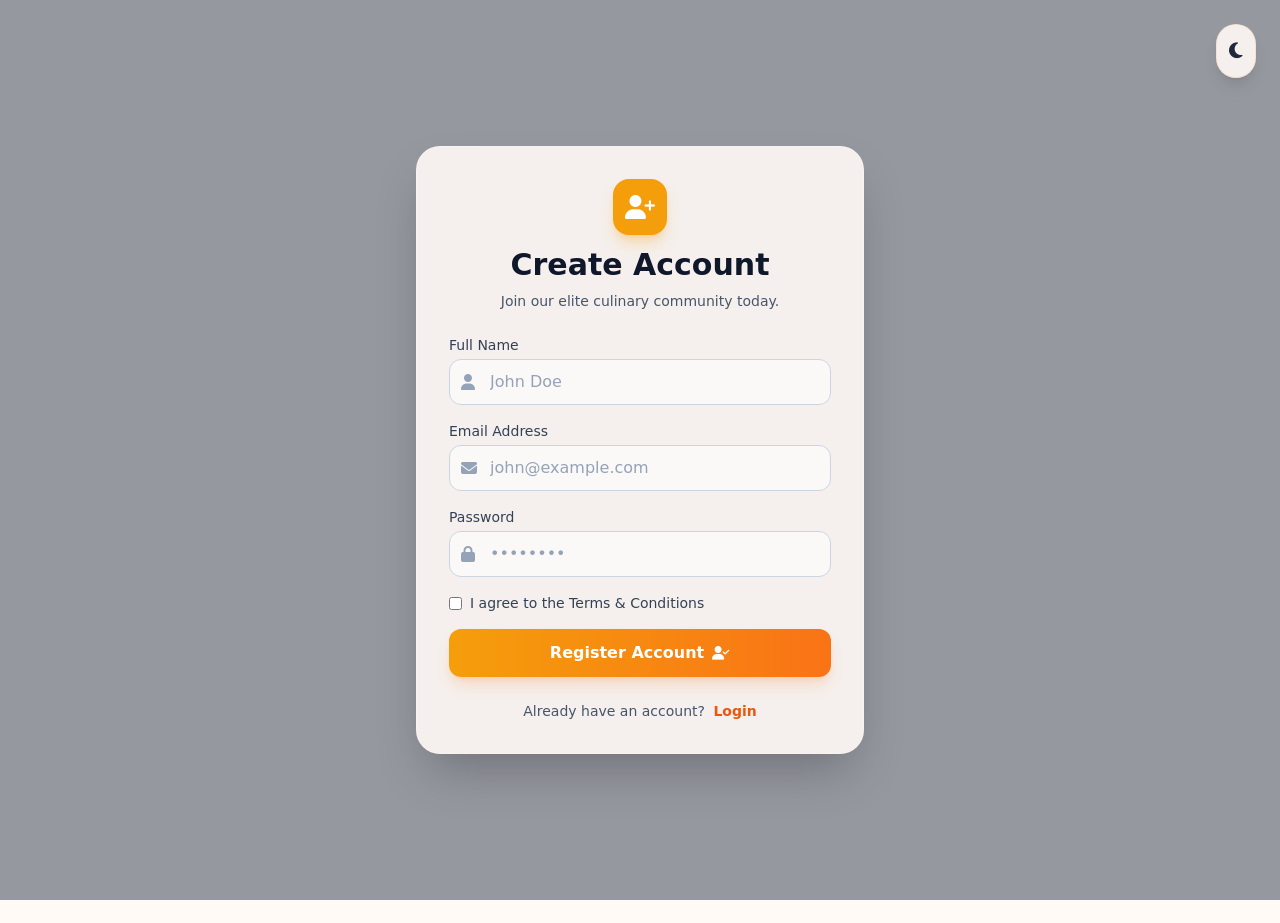
<file: index.html>
<!DOCTYPE html>
<html lang="en">
<head>
    <meta charset="UTF-8">
    <meta name="viewport" content="width=device-width, initial-scale=1.0, maximum-scale=1.0, user-scalable=no">
    <title>Gourmet Haven | Responsive Artisan Dashboard</title>
    <script>
        if (localStorage.getItem('gourmet-haven-session') !== 'active') {
            const destination = localStorage.getItem('gourmet-haven-account') ? 'login.html' : 'signup.html';
            window.location.replace(destination);
        }
    </script>
    <script>
        tailwind.config = {
            darkMode: 'class',
            theme: {
                extend: {
                    screens: {
                        'xs': '360px',
                        '3xl': '1920px'
                    },
                    colors: {
                        primary: '#f97316'
                    }
                }
            }
        };
    </script>
    <script src="assets/tailwind.js"></script>
    <link rel="stylesheet" href="style.css">
    <link rel="stylesheet" href="https://cdnjs.cloudflare.com/ajax/libs/font-awesome/6.4.0/css/all.min.css">
</head>
<body class="bg-orange-50/40 dark:bg-slate-950 text-slate-800 dark:text-slate-100 transition-colors duration-300 font-sans min-h-screen flex flex-col overflow-x-hidden">

    <div id="preloader" class="fixed inset-0 z-50 bg-slate-900 flex flex-col items-center justify-center transition-opacity duration-500">
        <div class="relative w-16 h-16 sm:w-24 sm:h-24">
            <div class="absolute inset-0 border-4 border-orange-500/20 rounded-full"></div>
            <div class="absolute inset-0 border-4 border-t-orange-500 rounded-full animate-spin"></div>
        </div>
        <h2 class="text-white text-base sm:text-xl font-semibold mt-4 tracking-widest">GOURMET HAVEN</h2>
    </div>

    <header class="sticky top-0 z-40 w-full glassmism shadow-xs transition-all duration-300">
        <div class="max-w-7xl 3xl:max-w-(screen-2xl) mx-auto px-4 sm:px-6 lg:px-8 h-16 sm:h-20 flex items-center justify-between">
            <a href="#" class="flex items-center gap-1.5 sm:gap-2 text-lg sm:text-2xl font-black text-transparent bg-clip-text bg-gradient-to-r from-orange-500 to-amber-500 tracking-wider whitespace-nowrap">
                <i class="fas fa-utensils text-orange-500"></i> GOURMET HAVEN
            </a>

            <nav class="hidden md:flex items-center gap-4 lg:gap-8 font-medium text-sm lg:text-base">
                <a href="#hero" class="hover:text-orange-500 transition">Home</a>
                <a href="#menu-section" class="hover:text-orange-500 transition">Menu</a>
                <a href="#management-section" class="hover:text-orange-500 transition">Admin Console</a>
                <a href="#testimonials" class="hover:text-orange-500 transition">Reviews</a>
            </nav>

            <div class="flex items-center gap-1.5 sm:gap-4">
                <button type="button" id="theme-toggle" class="rounded-xl border border-orange-100 bg-white/70 p-2 text-orange-500 shadow-sm transition hover:bg-orange-500 hover:text-white dark:border-slate-700 dark:bg-slate-800/70 dark:text-amber-300 dark:hover:bg-orange-500 sm:p-2.5" aria-label="Switch to dark mode" title="Switch to dark mode">
                    <i id="theme-icon" class="fas fa-moon text-base sm:text-lg"></i>
                </button>
                <button onclick="toggleCart()" class="p-2 sm:p-2.5 rounded-xl hover:bg-slate-200/50 dark:hover:bg-slate-800/50 transition relative">
                    <i class="fas fa-shopping-basket text-base sm:text-lg"></i>
                    <span id="cart-badge" class="absolute top-0 right-0 bg-orange-500 text-white text-[10px] w-4 h-4 sm:w-5 sm:h-5 flex items-center justify-center rounded-full font-bold shadow-xs hidden">0</span>
                </button>
                <button onclick="triggerLogout()" class="hidden sm:flex px-4 py-2 bg-slate-200 dark:bg-slate-800 rounded-xl hover:bg-rose-500 hover:text-white transition text-sm font-semibold items-center gap-2">
                    <i class="fas fa-sign-out-alt"></i> Logout
                </button>
                <button onclick="toggleMobileMenu()" class="md:hidden p-2 text-xl sm:text-2xl" aria-label="Toggle Menu">
                    <i class="fas fa-bars"></i>
                </button>
            </div>
        </div>
    </header>

    <div id="mobile-sidebar-backdrop" onclick="toggleMobileMenu()" class="fixed inset-0 bg-slate-950/40 backdrop-blur-xs z-40 hidden transition-opacity duration-300"></div>
    <div id="mobile-sidebar" class="fixed inset-y-0 right-0 w-full max-w-[280px] z-50 bg-white dark:bg-slate-950 shadow-2xl transform translate-x-full transition-transform duration-300 md:hidden flex flex-col p-5 sm:p-6">
        <div class="flex items-center justify-between mb-6">
            <span class="font-bold text-orange-500 tracking-wider text-sm">NAVIGATION</span>
            <button onclick="toggleMobileMenu()" class="text-xl p-1"><i class="fas fa-times"></i></button>
        </div>
        <nav class="flex flex-col gap-4 text-base font-medium flex-1">
            <a href="#hero" onclick="toggleMobileMenu()" class="p-2 hover:bg-slate-50 dark:hover:bg-slate-900 rounded-xl flex items-center gap-3 transition"><i class="fas fa-home text-orange-500 w-5"></i>Home</a>
            <a href="#menu-section" onclick="toggleMobileMenu()" class="p-2 hover:bg-slate-50 dark:hover:bg-slate-900 rounded-xl flex items-center gap-3 transition"><i class="fas fa-hamburger text-orange-500 w-5"></i>Menu</a>
            <a href="#management-section" onclick="toggleMobileMenu()" class="p-2 hover:bg-slate-50 dark:hover:bg-slate-900 rounded-xl flex items-center gap-3 transition"><i class="fas fa-tasks text-orange-500 w-5"></i>Admin Panel</a>
            <a href="#testimonials" onclick="toggleMobileMenu()" class="p-2 hover:bg-slate-50 dark:hover:bg-slate-900 rounded-xl flex items-center gap-3 transition"><i class="fas fa-star text-orange-500 w-5"></i>Reviews</a>
        </nav>
        <div class="border-t dark:border-slate-800 pt-4 flex flex-col gap-3">
            <button onclick="triggerLogout()" class="w-full py-2.5 bg-rose-600 text-white rounded-xl font-semibold text-sm flex items-center justify-center gap-2 shadow-md"><i class="fas fa-sign-out-alt"></i>Logout</button>
        </div>
    </div>

    <section id="hero" class="relative overflow-hidden min-h-[calc(100vh-4rem)] sm:min-h-[calc(100vh-5rem)] flex items-center py-6 sm:py-12">
        <div class="max-w-7xl 3xl:max-w-(screen-2xl) mx-auto px-4 sm:px-6 lg:px-8 w-full grid grid-cols-1 lg:grid-cols-2 gap-8 lg:gap-12 items-center">
            
            <div class="space-y-4 sm:space-y-6 text-center lg:text-left z-10 order-2 lg:order-1">
                <span class="inline-block px-3 py-1 bg-orange-500/10 dark:bg-orange-500/20 text-orange-600 dark:text-orange-400 rounded-full text-xs font-bold tracking-widest uppercase">
                    ✨ Ultimate Fine Dining Experience
                </span>
                <h1 class="text-3xl xs:text-4xl sm:text-5xl lg:text-6xl font-black leading-tight">
                    Where Passion Meets <span class="text-transparent bg-clip-text bg-gradient-to-r from-orange-500 to-amber-500">Perfection</span> On Every Plate.
                </h1>
                <p class="text-slate-600 dark:text-slate-300 max-w-xl mx-auto lg:mx-0 text-sm sm:text-base lg:text-lg">
                    Experience dynamic recipe craftings masterfully engineered by culinary professionals. Order instantaneously online for ultra-luxurious dining straight to your residence.
                </p>
                <div class="flex flex-col sm:flex-row items-center justify-center lg:justify-start gap-3 sm:gap-4 pt-2">
                    <a href="#menu-section" class="w-full sm:w-auto px-6 sm:px-8 py-3.5 sm:py-4 bg-orange-500 hover:bg-orange-600 text-white font-bold rounded-xl sm:rounded-2xl shadow-lg shadow-orange-500/30 transition text-sm text-center">
                        Explore Gourmet Menu
                    </a>
                    <a href="#management-section" class="w-full sm:w-auto px-6 sm:px-8 py-3.5 sm:py-4 bg-slate-200 dark:bg-slate-800 hover:bg-slate-300 dark:hover:bg-slate-700 font-bold rounded-xl sm:rounded-2xl transition text-sm text-center">
                        Manage Catalog
                    </a>
                </div>
            </div>

            <div class="relative flex items-center justify-center order-1 lg:order-2 py-4 sm:py-0">
                <div class="absolute w-48 h-48 xs:w-64 xs:h-64 sm:w-80 sm:h-80 lg:w-[26rem] lg:h-[26rem] bg-gradient-to-tr from-orange-500 to-amber-400 rounded-full blur-3xl opacity-20 dark:opacity-30"></div>
                <div class="relative w-44 h-44 xs:w-56 xs:h-56 sm:w-72 sm:h-72 lg:w-96 lg:h-96">
                    <img id="carousel-img" src="assets/hero1.jpg" alt="Artisan Dish" class="w-full h-full object-cover rounded-full shadow-2xl animate-spin-slow border-4 border-white dark:border-slate-800">
                </div>
            </div>
        </div>
    </section>

    <main id="menu-section" class="max-w-7xl 3xl:max-w-(screen-2xl) mx-auto px-4 sm:px-6 lg:px-8 py-14 sm:py-20 flex-1">
        <div class="grid gap-8 lg:grid-cols-[1fr_auto] lg:items-end mb-8 sm:mb-10">
            <div class="max-w-2xl">
                <span class="inline-flex items-center gap-2 text-orange-500 text-xs font-bold uppercase tracking-[0.22em]"><span class="w-8 h-px bg-orange-500"></span> Our menu</span>
                <h2 class="mt-3 text-3xl xs:text-4xl sm:text-5xl font-black tracking-tight">Made for memorable meals.</h2>
                <p class="mt-3 text-slate-500 dark:text-slate-400 text-sm sm:text-base leading-relaxed">Seasonal ingredients, bold flavours, and dishes made to order. Find your next favourite from our chef-curated selection.</p>
            </div>
            <div class="inline-flex items-center gap-3 self-start lg:self-auto rounded-2xl bg-orange-500/10 dark:bg-orange-500/15 px-4 py-3 text-sm">
                <i class="fas fa-clock text-orange-500"></i>
                <span class="font-semibold">Freshly prepared</span>
                <span class="text-slate-500 dark:text-slate-400">20–30 min</span>
            </div>
        </div>

        <div class="rounded-3xl border border-slate-200 bg-white p-3 shadow-sm dark:border-slate-800 dark:bg-slate-950 sm:p-4">
            <div class="flex flex-col gap-3 lg:flex-row lg:items-center lg:justify-between">
                <div class="relative w-full lg:max-w-sm">
                    <label for="search-input" class="sr-only">Search the menu</label>
                    <i class="fas fa-search absolute left-4 top-1/2 -translate-y-1/2 text-slate-400 text-sm"></i>
                    <input type="search" id="search-input" oninput="filterMenu()" placeholder="Search dishes or ingredients" class="w-full rounded-2xl border border-slate-200 bg-slate-50 py-3 pl-10 pr-4 text-sm outline-none transition placeholder:text-slate-400 focus:border-orange-500 focus:ring-2 focus:ring-orange-500/20 dark:border-slate-700 dark:bg-slate-900">
                </div>
                <div id="category-filter-container" class="flex gap-2 overflow-x-auto pb-1 lg:justify-end lg:pb-0"></div>
            </div>
        </div>

        <div class="mt-6 flex items-center justify-between gap-4">
            <p id="menu-result-count" class="text-sm text-slate-500 dark:text-slate-400" aria-live="polite"></p>
            <span class="hidden sm:inline-flex items-center gap-1.5 text-xs font-semibold text-slate-400"><i class="fas fa-leaf text-emerald-500"></i> Quality ingredients</span>
        </div>

        <div id="menu-grid" class="mt-5 grid grid-cols-1 xs:grid-cols-2 lg:grid-cols-3 xl:grid-cols-4 gap-5 sm:gap-6"></div>
        <div id="menu-empty-state" class="hidden mt-5 rounded-3xl border border-dashed border-slate-300 p-10 text-center dark:border-slate-700">
            <i class="fas fa-utensils text-2xl text-orange-500"></i>
            <h3 class="mt-3 font-bold">No dishes found</h3>
            <p class="mt-1 text-sm text-slate-500 dark:text-slate-400">Try another search term or choose a different category.</p>
        </div>
    </main>

    <section id="management-section" class="border-y border-orange-100 bg-orange-50/70 py-12 dark:border-slate-800 dark:bg-slate-950/60 sm:py-16">
        <div class="max-w-7xl 3xl:max-w-(screen-2xl) mx-auto px-4 sm:px-6 lg:px-8">
            <div class="grid grid-cols-1 lg:grid-cols-3 gap-8 lg:gap-12">
                
                <div class="overflow-hidden rounded-2xl border border-orange-100 bg-white text-slate-800 shadow-xl shadow-orange-100/50 transition-colors dark:border-slate-800 dark:bg-slate-900 dark:text-white dark:shadow-black/20 sm:rounded-3xl lg:col-span-1 h-fit">
                    <div class="border-b border-orange-100 px-5 py-5 dark:border-slate-800 sm:px-7 sm:py-6">
                        <div class="flex items-center gap-3">
                        <span class="flex h-10 w-10 shrink-0 items-center justify-center rounded-xl bg-orange-500 text-white shadow-md shadow-orange-500/25"><i class="fas fa-utensils text-sm"></i></span>
                        <div>
                            <h3 id="form-title" class="text-lg font-bold text-slate-900 dark:text-white sm:text-xl">Create Food Item</h3>
                            <p class="mt-0.5 text-xs text-slate-500 dark:text-slate-400">Add a new item to your menu.</p>
                        </div>
                        </div>
                    </div>
                    <form id="crud-form" onsubmit="handleFormSubmit(event)" class="space-y-4 p-5 sm:p-7">
                        <input type="hidden" id="item-id">
                        <div>
                            <label class="mb-1.5 block text-xs font-semibold text-slate-700 dark:text-white">Dish name</label>
                            <input type="text" id="item-name" required placeholder="e.g. Truffle pasta" class="w-full rounded-xl border border-orange-100 bg-orange-50/60 px-3 py-2.5 text-sm text-slate-800 transition placeholder:text-slate-400 focus:border-orange-500 focus:bg-white focus:outline-none focus:ring-2 focus:ring-orange-500/20 dark:border-slate-700 dark:bg-slate-800 dark:text-white dark:placeholder:text-slate-500 dark:focus:border-orange-500 dark:focus:bg-slate-800 sm:py-3">
                        </div>
                        <div class="grid grid-cols-2 gap-3 sm:gap-4">
                            <div>
                                <label class="mb-1.5 block text-xs font-semibold text-slate-700 dark:text-white">Price ($)</label>
                                <input type="number" step="0.01" id="item-price" required placeholder="0.00" class="w-full rounded-xl border border-orange-100 bg-orange-50/60 px-3 py-2.5 text-sm text-slate-800 transition placeholder:text-slate-400 focus:border-orange-500 focus:bg-white focus:outline-none focus:ring-2 focus:ring-orange-500/20 dark:border-slate-700 dark:bg-slate-800 dark:text-white dark:placeholder:text-slate-500 dark:focus:border-orange-500 dark:focus:bg-slate-800 sm:py-3">
                            </div>
                            <div>
                                <label class="mb-1.5 block text-xs font-semibold text-slate-700 dark:text-white">Category</label>
                                <select id="item-category" required class="w-full rounded-xl border border-orange-100 bg-orange-50/60 px-3 py-2.5 text-sm text-slate-800 transition focus:border-orange-500 focus:bg-white focus:outline-none focus:ring-2 focus:ring-orange-500/20 dark:border-slate-700 dark:bg-slate-800 dark:text-white dark:focus:border-orange-500 dark:focus:bg-slate-800 sm:py-3">
                                    <option value="Mains">Mains</option>
                                    <option value="Starters">Starters</option>
                                    <option value="Desserts">Desserts</option>
                                    <option value="Beverages">Beverages</option>
                                </select>
                            </div>
                        </div>
                        <div>
                            <label class="mb-1.5 block text-xs font-semibold text-slate-700 dark:text-white">Image URL</label>
                            <input type="url" id="item-image" required placeholder="https://example.com/dish.jpg" class="w-full rounded-xl border border-orange-100 bg-orange-50/60 px-3 py-2.5 text-sm text-slate-800 transition placeholder:text-slate-400 focus:border-orange-500 focus:bg-white focus:outline-none focus:ring-2 focus:ring-orange-500/20 dark:border-slate-700 dark:bg-slate-800 dark:text-white dark:placeholder:text-slate-500 dark:focus:border-orange-500 dark:focus:bg-slate-800 sm:py-3">
                        </div>
                        <div>
                            <label class="mb-1.5 block text-xs font-semibold text-slate-700 dark:text-white">Description</label>
                            <textarea id="item-desc" rows="3" required placeholder="Describe the ingredients and flavour..." class="w-full resize-none rounded-xl border border-orange-100 bg-orange-50/60 px-3 py-2.5 text-sm text-slate-800 transition placeholder:text-slate-400 focus:border-orange-500 focus:bg-white focus:outline-none focus:ring-2 focus:ring-orange-500/20 dark:border-slate-700 dark:bg-slate-800 dark:text-white dark:placeholder:text-slate-500 dark:focus:border-orange-500 dark:focus:bg-slate-800 sm:py-3"></textarea>
                        </div>
                        <div class="flex gap-2 pt-1 sm:gap-3">
                            <button type="submit" class="flex-1 rounded-xl bg-orange-500 py-2.5 text-sm font-bold text-white shadow-md shadow-orange-500/20 transition hover:bg-orange-600 focus:outline-none focus:ring-2 focus:ring-orange-500 focus:ring-offset-2 focus:ring-offset-white dark:focus:ring-offset-slate-900 sm:py-3"><i class="fas fa-check mr-1.5"></i> Save item</button>
                            <button type="button" onclick="resetFormState()" class="rounded-xl px-3 py-2.5 text-sm font-semibold text-slate-500 transition hover:bg-orange-50 hover:text-slate-700 focus:outline-none focus:ring-2 focus:ring-orange-200 dark:text-slate-300 dark:hover:bg-slate-800 dark:hover:text-white dark:focus:ring-slate-600 sm:py-3">Cancel</button>
                        </div>  
                    </form>
                </div>

                <div class="lg:col-span-2 bg-white dark:bg-slate-900 p-4 sm:p-8 rounded-2xl sm:rounded-3xl shadow-xl border dark:border-slate-800 flex flex-col overflow-hidden">
                    <h3 class="text-lg sm:text-xl font-bold mb-4 sm:mb-6 text-slate-900 dark:text-white flex items-center gap-2">
                        <i class="fas fa-sliders-h"></i> Active Database Logs
                    </h3>
                    <div class="overflow-x-auto w-full inline-block align-middle rounded-xl border dark:border-slate-800">
                        <div class="overflow-hidden">
                            <table class="w-full min-w-[500px] text-left border-collapse">
                                <thead>
                                    <tr class="border-b bg-slate-50 dark:bg-slate-950/40 dark:border-slate-800 text-slate-400 text-xs uppercase tracking-wider">
                                        <th class="py-3 px-4">Item details</th>
                                        <th class="py-3 px-4">Category</th>
                                        <th class="py-3 px-4">Price</th>
                                        <th class="py-3 px-4 text-center">Data Handlers</th>
                                    </tr>
                                </thead>
                                <tbody id="admin-table-body" class="divide-y dark:divide-slate-800 text-xs sm:text-sm">
                                    </tbody>
                            </table>
                        </div>
                    </div>
                </div>

            </div>
        </div>
    </section>

    <section id="testimonials" class="max-w-7xl 3xl:max-w-(screen-2xl) mx-auto px-4 sm:px-6 lg:px-8 py-12 sm:py-16">
        <div class="text-center max-w-xl mx-auto mb-8 sm:mb-12">
            <h2 class="text-2xl sm:text-3xl font-black">Connoisseur Feedback Logs</h2>
            <p class="text-slate-500 text-xs sm:text-sm mt-1">Verified reviews processing standard operational data scores.</p>
        </div>
        <div class="grid grid-cols-1 md:grid-cols-3 gap-6 sm:gap-8">
            <div class="p-5 sm:p-6 bg-white dark:bg-slate-900 rounded-2xl border dark:border-slate-800 shadow-xs relative">
                <i class="fas fa-quote-left text-3xl sm:text-4xl text-orange-500/10 absolute top-4 left-4"></i>
                <p class="text-slate-600 dark:text-slate-300 italic text-xs sm:text-sm mb-4 relative z-10 leading-relaxed">"The texture profile on the Artisan Pizza configuration exceeds standard expectation framework parameters perfectly."</p>
                <div class="flex items-center gap-3">
                    <img src="https://images.unsplash.com/photo-1534528741775-53994a69daeb?auto=format&fit=crop&w=100&q=80" alt="Reviewer" class="w-8 h-8 sm:w-10 sm:h-10 rounded-full object-cover">
                    <div>
                        <h4 class="font-bold text-xs sm:text-sm">Seraphina Sterling</h4>
                        <span class="text-[10px] sm:text-xs text-orange-500 font-medium">Food Critic</span>
                    </div>
                </div>
            </div>
            <div class="p-5 sm:p-6 bg-white dark:bg-slate-900 rounded-2xl border dark:border-slate-800 shadow-xs relative">
                <i class="fas fa-quote-left text-3xl sm:text-4xl text-orange-500/10 absolute top-4 left-4"></i>
                <p class="text-slate-600 dark:text-slate-300 italic text-xs sm:text-sm mb-4 relative z-10 leading-relaxed">"Dynamic order tracking execution was incredibly fast. Food items arrived piping hot matching presentation layers."</p>
                <div class="flex items-center gap-3">
                    <img src="https://images.unsplash.com/photo-1507003211169-0a1dd7228f2d?auto=format&fit=crop&w=100&q=80" alt="Reviewer" class="w-8 h-8 sm:w-10 sm:h-10 rounded-full object-cover">
                    <div>
                        <h4 class="font-bold text-xs sm:text-sm">Marcus Vance</h4>
                        <span class="text-[10px] sm:text-xs text-orange-500 font-medium">Regular Customer</span>
                    </div>
                </div>
            </div>
            <div class="p-5 sm:p-6 bg-white dark:bg-slate-900 rounded-2xl border dark:border-slate-800 shadow-xs relative">
                <i class="fas fa-quote-left text-3xl sm:text-4xl text-orange-500/10 absolute top-4 left-4"></i>
                <p class="text-slate-600 dark:text-slate-300 italic text-xs sm:text-sm mb-4 relative z-10 leading-relaxed">"The UI context dark mode implementation is exceptionally clean, which elevates user journey satisfaction thresholds."</p>
                <div class="flex items-center gap-3">
                    <img src="https://images.unsplash.com/photo-1494790108377-be9c29b29330?auto=format&fit=crop&w=100&q=80" alt="Reviewer" class="w-8 h-8 sm:w-10 sm:h-10 rounded-full object-cover">
                    <div>
                        <h4 class="font-bold text-xs sm:text-sm">Elena Rostova</h4>
                        <span class="text-[10px] sm:text-xs text-orange-500 font-medium">UX Engineer</span>
                    </div>
                </div>
            </div>
        </div>
    </section>

    <div id="cart-sidebar-backdrop" onclick="toggleCart()" class="fixed inset-0 bg-slate-950/50 backdrop-blur-xs z-40 hidden transition-opacity duration-300"></div>
    <div id="cart-sidebar" class="fixed inset-y-0 right-0 w-full max-w-[360px] xs:max-w-[400px] z-50 bg-white dark:bg-slate-950 shadow-2xl transform translate-x-full transition-transform duration-300 flex flex-col border-l dark:border-slate-800">
        <div class="p-4 sm:p-6 border-b dark:border-slate-800 flex items-center justify-between">
            <h3 class="text-base sm:text-lg font-bold flex items-center gap-2"><i class="fas fa-shopping-basket text-orange-500"></i> Your Basket</h3>
            <button onclick="toggleCart()" class="w-9 h-9 sm:w-10 sm:h-10 rounded-full hover:bg-slate-100 dark:hover:bg-slate-900 transition flex items-center justify-center text-base"><i class="fas fa-times"></i></button>
        </div>
        <div id="cart-items-container" class="p-4 sm:p-6 flex-1 overflow-y-auto space-y-4">
            </div>
        <div class="p-4 sm:p-6 border-t dark:border-slate-800 space-y-4 bg-slate-50 dark:bg-slate-900/40">
            <div class="flex justify-between items-center text-base sm:text-lg font-bold">
                <span>Total Due:</span>
                <span id="cart-total" class="text-orange-500">$0.00</span>
            </div>
            <button onclick="checkoutCart()" class="w-full py-3 bg-orange-500 hover:bg-orange-600 text-white font-bold rounded-xl shadow-lg transition text-sm uppercase tracking-wider">
                Dispatch Order Pipeline
            </button>
        </div>
    </div>

    <footer class="bg-white dark:bg-slate-950 border-t dark:border-slate-900/60 py-10 transition-colors duration-300 mt-auto">
        <div class="max-w-7xl 3xl:max-w-(screen-2xl) mx-auto px-4 sm:px-6 lg:px-8 grid grid-cols-1 sm:grid-cols-2 md:grid-cols-4 gap-6 sm:gap-8 text-xs sm:text-sm">
            <div class="space-y-3">
                <span class="text-lg font-black tracking-wider text-orange-500">GOURMET HAVEN</span>
                <p class="text-slate-500 leading-relaxed max-w-xs">Pioneering architectural layout blueprints and elite culinary design standards worldwide.</p>
            </div>
            <div>
                <h4 class="font-bold uppercase tracking-wider mb-2.5 sm:mb-4 text-orange-500 text-xs">Operations Window</h4>
                <p class="text-slate-500">Mon - Fri: 09:00 - 23:00</p>
                <p class="text-slate-500 mt-0.5">Sat - Sun: 10:00 - 01:00</p>
            </div>
            <div>
                <h4 class="font-bold uppercase tracking-wider mb-2.5 sm:mb-4 text-orange-500 text-xs">Contact Vector</h4>
                <p class="text-slate-500"><i class="fas fa-phone mr-1.5 text-xs text-orange-500"></i> +1 (555) 902-1044</p>
                <p class="text-slate-500 mt-1"><i class="fas fa-envelope mr-1.5 text-xs text-orange-500"></i> dispatch@gourmet.io</p>
            </div>
            <div>
                <h4 class="font-bold uppercase tracking-wider mb-2.5 sm:mb-4 text-orange-500 text-xs">Social Arrays</h4>
                <div class="flex gap-4 text-lg">
                    <a href="#" class="text-slate-400 hover:text-orange-500 transition" aria-label="Instagram Profile Link"><i class="fab fa-instagram"></i></a>
                    <a href="#" class="text-slate-400 hover:text-orange-500 transition" aria-label="Facebook Profile Link"><i class="fab fa-facebook-f"></i></a>
                    <a href="#" class="text-slate-400 hover:text-orange-500 transition" aria-label="Twitter Profile Link"><i class="fab fa-twitter"></i></a>
                </div>
            </div>
        </div>
        <div class="text-center text-slate-500 text-[10px] sm:text-xs border-t dark:border-slate-900 mt-8 pt-6 px-4">
            &copy; 2026 Gourmet Haven Development Inc. Architecture Frameworks Standardized via Tailwind Vanilla Engine.
        </div>
    </footer>

    <div id="notification-container" class="fixed top-4 right-4 z-50 flex flex-col gap-2 w-[calc(100%-2rem)] max-w-[320px] pointer-events-none"></div>

    <script src="script.js"></script>
</body>
</html>
</file>
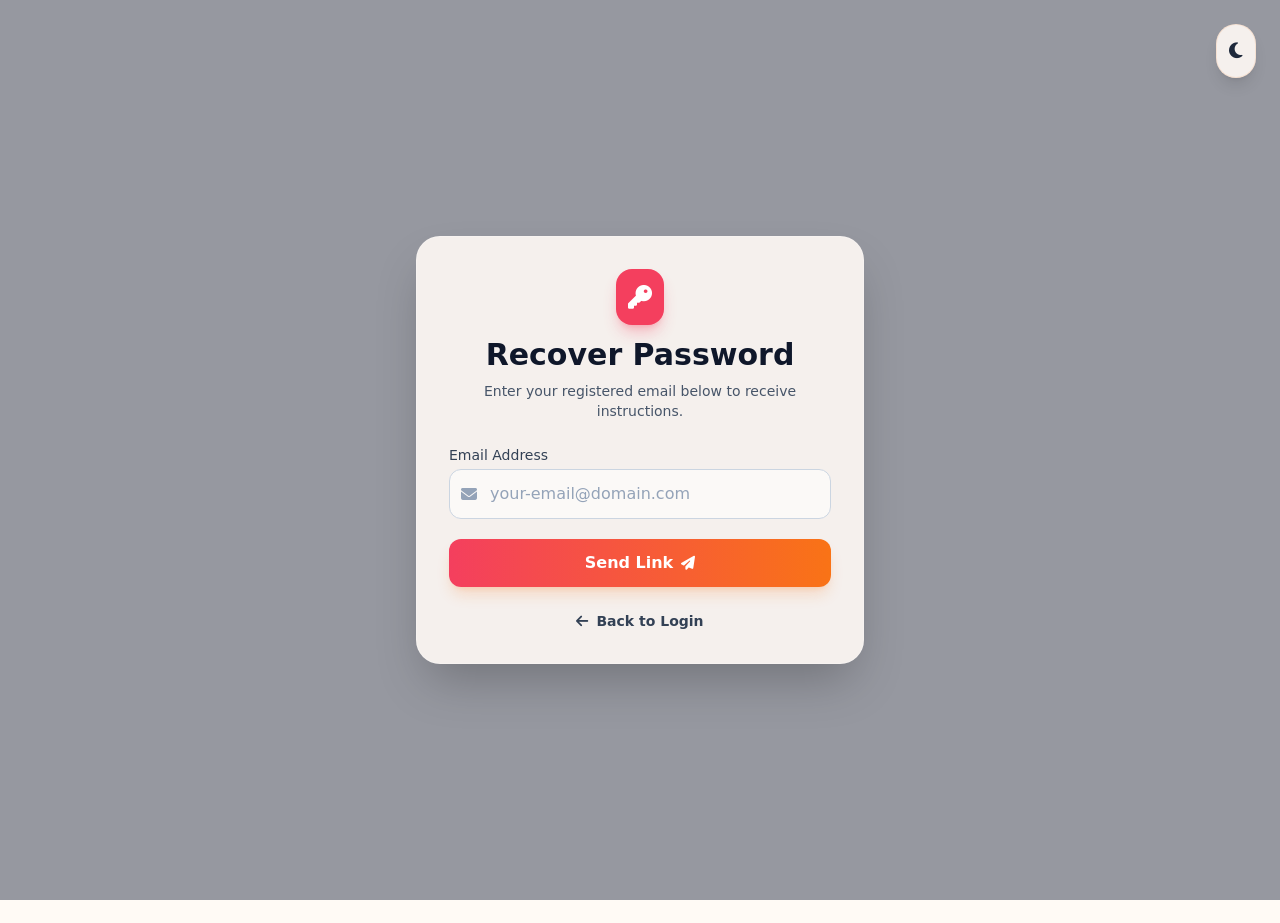
<file: forgot-password.html>
<!DOCTYPE html>
<html lang="en" class="dark">
<head>
    <meta charset="UTF-8">
    <meta name="viewport" content="width=device-width, initial-scale=1.0">
    <title>Gourmet Haven - Reset Password</title>
    <script src="assets/tailwind.js"></script>
    <link rel="stylesheet" href="style.css">
    <link rel="stylesheet" href="https://cdnjs.cloudflare.com/ajax/libs/font-awesome/6.4.0/css/all.min.css">
    </script>
</head>
<body class="bg-slate-50 dark:bg-slate-900 transition-colors duration-300 min-h-screen flex items-center justify-center relative overflow-hidden">
    
    <div class="absolute inset-0 z-0 bg-cover bg-center scale-105" style="background-image: url('https://images.unsplash.com/photo-1555396273-367ea4eb4db5?auto=format&fit=crop&w=1920&q=80');">
        <div class="absolute inset-0 bg-slate-950/40 dark:bg-slate-950/70 backdrop-blur-xs"></div>
    </div>

    <button id="theme-toggle" class="absolute top-6 right-6 z-50 p-3 rounded-full glassmism text-slate-800 dark:text-amber-400 hover:scale-110 transition shadow-lg">
        <i id="theme-icon" class="fas fa-moon text-xl"></i>
    </button>

    <div class="w-full max-w-md mx-4 z-10">
        <div class="glassmism p-8 rounded-3xl shadow-2xl relative border border-white/20 dark:border-slate-800/50">
            
            <div class="text-center mb-6">
                <div class="inline-flex p-3 bg-rose-500 text-white rounded-2xl shadow-lg shadow-rose-500/30 mb-3">
                    <i class="fas fa-key text-2xl"></i>
                </div>
                <h2 class="text-3xl font-bold text-slate-900 dark:text-white">Recover Password</h2>
                <p class="text-slate-600 dark:text-slate-300 mt-2 text-sm">Enter your registered email below to receive instructions.</p>
            </div>

            <form id="forgot-form" class="space-y-5">
                <div>
                    <label class="block text-sm font-medium text-slate-700 dark:text-slate-200 mb-1">Email Address</label>
                    <div class="relative">
                        <span class="absolute inset-y-0 left-0 flex items-center pl-3 text-slate-400">
                            <i class="fas fa-envelope"></i>
                        </span>
                        <input type="email" required placeholder="your-email@domain.com" class="w-full pl-10 pr-4 py-3 rounded-xl bg-white/60 dark:bg-slate-900/60 text-slate-900 dark:text-white placeholder-slate-400 border border-slate-300 dark:border-slate-700 focus:outline-none focus:ring-2 focus:ring-rose-500 transition">
                    </div>
                </div>

                <button type="submit" class="w-full py-3 px-4 bg-gradient-to-r from-rose-500 to-orange-500 hover:from-rose-600 hover:to-orange-600 text-white font-semibold rounded-xl shadow-lg shadow-orange-500/20 transform hover:-translate-y-0.5 transition active:translate-y-0 flex justify-center items-center gap-2">
                    Send Link <i class="fas fa-paper-plane text-sm"></i>
                </button>
            </form>

            <div class="mt-6 text-center text-sm">
                <a href="login.html" class="text-slate-700 dark:text-slate-300 hover:text-orange-500 dark:hover:text-orange-400 font-bold flex items-center justify-center gap-2 transition">
                    <i class="fas fa-arrow-left"></i> Back to Login
                </a>
            </div>
        </div>
    </div>

    <div id="notification-container" class="fixed top-5 right-5 z-50 flex flex-col gap-3"></div>
    <script src="script.js"></script>
    <script>
        document.getElementById('forgot-form').addEventListener('submit', function(e) {
            e.preventDefault();
            showToast('Email Sent', 'Reset verification link dispatch successful!', 'info');
            setTimeout(() => { window.location.href = 'login.html'; }, 2000);
        });
    </script>
</body>
</html>
</file>
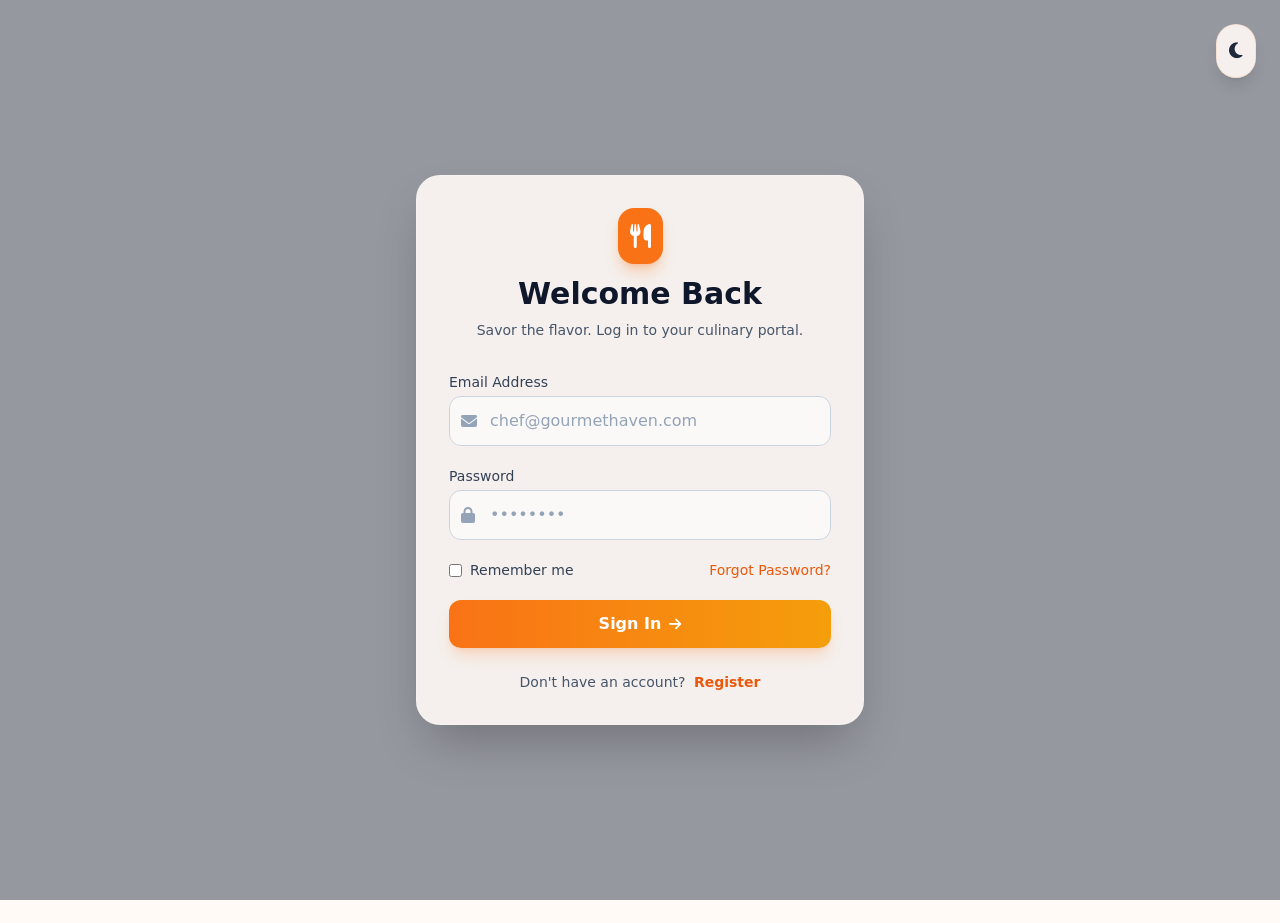
<file: login.html>
<!DOCTYPE html>
<html lang="en" class="dark">
<head>
    <meta charset="UTF-8">
    <meta name="viewport" content="width=device-width, initial-scale=1.0">
    <title>Gourmet Haven - Login</title>
    <script src="assets/tailwind.js"></script>
    <link rel="stylesheet" href="style.css">
    <link rel="stylesheet" href="https://cdnjs.cloudflare.com/ajax/libs/font-awesome/6.4.0/css/all.min.css">
    <script>
        tailwind.config = { darkMode: 'class' }
    </script>
</head>
<body class="bg-slate-50 dark:bg-slate-900 transition-colors duration-300 min-h-screen flex items-center justify-center relative overflow-hidden">
    
    <div class="absolute inset-0 z-0 bg-cover bg-center transition-transform duration-1000 scale-105" style="background-image: url('https://images.unsplash.com/photo-1504674900247-0877df9cc836?auto=format&fit=crop&w=1920&q=80');">
        <div class="absolute inset-0 bg-slate-950/40 dark:bg-slate-950/70 backdrop-blur-xs"></div>
    </div>

    <button id="theme-toggle" class="absolute top-6 right-6 z-50 p-3 rounded-full glassmism text-slate-800 dark:text-amber-400 hover:scale-110 transition shadow-lg">
        <i id="theme-icon" class="fas fa-moon text-xl"></i>
    </button>

    <div class="w-full max-w-md mx-4 z-10">
        <div class="glassmism p-8 rounded-3xl shadow-2xl relative border border-white/20 dark:border-slate-800/50">
            
            <div class="text-center mb-8">
                <div class="inline-flex p-3 bg-orange-500 text-white rounded-2xl shadow-lg shadow-orange-500/30 mb-3">
                    <i class="fas fa-utensils text-2xl animate-bounce"></i>
                </div>
                <h2 class="text-3xl font-bold text-slate-900 dark:text-white">Welcome Back</h2>
                <p class="text-slate-600 dark:text-slate-300 mt-2 text-sm">Savor the flavor. Log in to your culinary portal.</p>
            </div>

            <form id="login-form" class="space-y-5">
                <div>
                    <label class="block text-sm font-medium text-slate-700 dark:text-slate-200 mb-1">Email Address</label>
                    <div class="relative">
                        <span class="absolute inset-y-0 left-0 flex items-center pl-3 text-slate-400">
                            <i class="fas fa-envelope"></i>
                        </span>
                        <input type="email" required placeholder="chef@gourmethaven.com" class="w-full pl-10 pr-4 py-3 rounded-xl bg-white/60 dark:bg-slate-900/60 text-slate-900 dark:text-white placeholder-slate-400 border border-slate-300 dark:border-slate-700 focus:outline-none focus:ring-2 focus:ring-orange-500 transition">
                    </div>
                </div>

                <div>
                    <label class="block text-sm font-medium text-slate-700 dark:text-slate-200 mb-1">Password</label>
                    <div class="relative">
                        <span class="absolute inset-y-0 left-0 flex items-center pl-3 text-slate-400">
                            <i class="fas fa-lock"></i>
                        </span>
                        <input type="password" required placeholder="••••••••" class="w-full pl-10 pr-4 py-3 rounded-xl bg-white/60 dark:bg-slate-900/60 text-slate-900 dark:text-white placeholder-slate-400 border border-slate-300 dark:border-slate-700 focus:outline-none focus:ring-2 focus:ring-orange-500 transition">
                    </div>
                </div>

                <div class="flex items-center justify-between text-xs sm:text-sm">
                    <label class="flex items-center text-slate-700 dark:text-slate-300 cursor-pointer">
                        <input type="checkbox" class="rounded text-orange-500 focus:ring-orange-500 mr-2 bg-white/50">
                        Remember me
                    </label>
                    <a href="forgot-password.html" class="text-orange-600 dark:text-orange-400 hover:underline font-medium">Forgot Password?</a>
                </div>

                <button type="submit" class="w-full py-3 px-4 bg-gradient-to-r from-orange-500 to-amber-500 hover:from-orange-600 hover:to-amber-600 text-white font-semibold rounded-xl shadow-lg shadow-orange-500/20 transform hover:-translate-y-0.5 transition active:translate-y-0 flex justify-center items-center gap-2">
                    Sign In <i class="fas fa-arrow-right text-sm"></i>
                </button>
            </form>

            <div class="mt-6 text-center text-sm text-slate-600 dark:text-slate-400">
                Don't have an account? 
                <a href="signup.html" class="text-orange-600 dark:text-orange-400 hover:underline font-bold ml-1">Register</a>
            </div>
        </div>
    </div>

    <div id="notification-container" class="fixed top-5 right-5 z-50 flex flex-col gap-3"></div>

    <script src="script.js"></script>
    <script>
        document.getElementById('login-form').addEventListener('submit', function(e) {
            e.preventDefault();
            const form = e.currentTarget;
            const account = JSON.parse(localStorage.getItem('gourmet-haven-account') || 'null');
            const email = form.querySelector('input[type="email"]').value.trim().toLowerCase();
            const password = form.querySelector('input[type="password"]').value;

            if (!account) {
                showToast('Create an account first', 'Please register before signing in.', 'error');
                return;
            }

            if (account.email !== email || account.password !== password) {
                showToast('Login failed', 'Your email or password is incorrect.', 'error');
                return;
            }

            localStorage.setItem('gourmet-haven-session', 'active');
            showToast('Success', 'Login successful! Redirecting...', 'success');
            setTimeout(() => { window.location.href = 'index.html'; }, 1500);
        });
    </script>
</body>
</html>
</file>
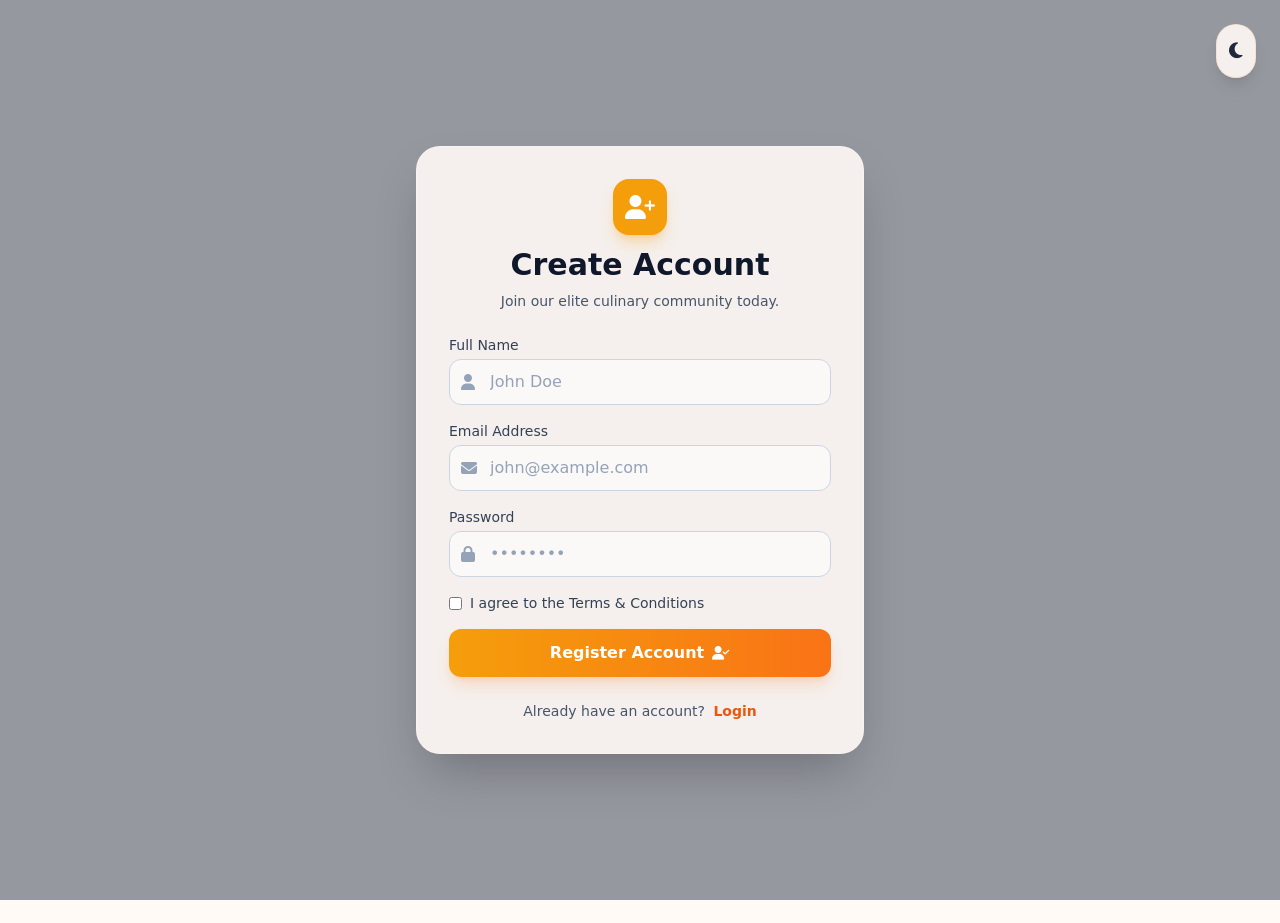
<file: signup.html>
<!DOCTYPE html>
<html lang="en" class="dark">
<head>
    <meta charset="UTF-8">
    <meta name="viewport" content="width=device-width, initial-scale=1.0">
    <title>Gourmet Haven - Register</title>
    <script src="assets/tailwind.js"></script>
    <link rel="stylesheet" href="style.css">
    <link rel="stylesheet" href="https://cdnjs.cloudflare.com/ajax/libs/font-awesome/6.4.0/css/all.min.css">
    <script>
        tailwind.config = { darkMode: 'class' }
    </script>
</head>
<body class="bg-slate-50 dark:bg-slate-900 transition-colors duration-300 min-h-screen flex items-center justify-center relative overflow-hidden">
    
    <div class="absolute inset-0 z-0 bg-cover bg-center scale-105" style="background-image: url('https://images.unsplash.com/photo-1498837167922-ddd27525d352?auto=format&fit=crop&w=1920&q=80');">
        <div class="absolute inset-0 bg-slate-950/40 dark:bg-slate-950/70 backdrop-blur-xs"></div>
    </div>

    <button id="theme-toggle" class="absolute top-6 right-6 z-50 p-3 rounded-full glassmism text-slate-800 dark:text-amber-400 hover:scale-110 transition shadow-lg">
        <i id="theme-icon" class="fas fa-moon text-xl"></i>
    </button>
    <div class="w-full max-w-md mx-4 z-10 py-6">
        <div class="glassmism p-8 rounded-3xl shadow-2xl relative border border-white/20 dark:border-slate-800/50">
            
            <div class="text-center mb-6">
                <div class="inline-flex p-3 bg-amber-500 text-white rounded-2xl shadow-lg shadow-amber-500/30 mb-3">
                    <i class="fas fa-user-plus text-2xl"></i>
                </div>
                <h2 class="text-3xl font-bold text-slate-900 dark:text-white">Create Account</h2>
                <p class="text-slate-600 dark:text-slate-300 mt-2 text-sm">Join our elite culinary community today.</p>
            </div>

            <form id="signup-form" class="space-y-4">
                <div>
                    <label class="block text-sm font-medium text-slate-700 dark:text-slate-200 mb-1">Full Name</label>
                    <div class="relative">
                        <span class="absolute inset-y-0 left-0 flex items-center pl-3 text-slate-400">
                            <i class="fas fa-user"></i>
                        </span>
                        <input type="text" required placeholder="John Doe" class="w-full pl-10 pr-4 py-2.5 rounded-xl bg-white/60 dark:bg-slate-900/60 text-slate-900 dark:text-white placeholder-slate-400 border border-slate-300 dark:border-slate-700 focus:outline-none focus:ring-2 focus:ring-orange-500 transition">
                    </div>
                </div>

                <div>
                    <label class="block text-sm font-medium text-slate-700 dark:text-slate-200 mb-1">Email Address</label>
                    <div class="relative">
                        <span class="absolute inset-y-0 left-0 flex items-center pl-3 text-slate-400">
                            <i class="fas fa-envelope"></i>
                        </span>
                        <input type="email" required placeholder="john@example.com" class="w-full pl-10 pr-4 py-2.5 rounded-xl bg-white/60 dark:bg-slate-900/60 text-slate-900 dark:text-white placeholder-slate-400 border border-slate-300 dark:border-slate-700 focus:outline-none focus:ring-2 focus:ring-orange-500 transition">
                    </div>
                </div>

                <div>
                    <label class="block text-sm font-medium text-slate-700 dark:text-slate-200 mb-1">Password</label>
                    <div class="relative">
                        <span class="absolute inset-y-0 left-0 flex items-center pl-3 text-slate-400">
                            <i class="fas fa-lock"></i>
                        </span>
                        <input type="password" required placeholder="••••••••" class="w-full pl-10 pr-4 py-2.5 rounded-xl bg-white/60 dark:bg-slate-900/60 text-slate-900 dark:text-white placeholder-slate-400 border border-slate-300 dark:border-slate-700 focus:outline-none focus:ring-2 focus:ring-orange-500 transition">
                    </div>
                </div>

                <div class="flex items-center text-sm">
                    <label class="flex items-center text-slate-700 dark:text-slate-300 cursor-pointer">
                        <input type="checkbox" required class="rounded text-orange-500 focus:ring-orange-500 mr-2 bg-white/50">
                        I agree to the Terms & Conditions
                    </label>
                </div>

                <button type="submit" class="w-full py-3 px-4 bg-gradient-to-r from-amber-500 to-orange-500 hover:from-amber-600 hover:to-orange-600 text-white font-semibold rounded-xl shadow-lg shadow-orange-500/20 transform hover:-translate-y-0.5 transition active:translate-y-0 flex justify-center items-center gap-2">
                    Register Account <i class="fas fa-user-check text-sm"></i>
                </button>
            </form>

            <div class="mt-6 text-center text-sm text-slate-600 dark:text-slate-400">
                Already have an account? 
                <a href="login.html" class="text-orange-600 dark:text-orange-400 hover:underline font-bold ml-1">Login</a>
            </div>
        </div>
    </div>

    <div id="notification-container" class="fixed top-5 right-5 z-50 flex flex-col gap-3"></div>
    <script src="script.js"></script>
    <script>
        document.getElementById('signup-form').addEventListener('submit', function(e) {
            e.preventDefault();
            const form = e.currentTarget;
            const account = {
                name: form.querySelector('input[type="text"]').value.trim(),
                email: form.querySelector('input[type="email"]').value.trim().toLowerCase(),
                password: form.querySelector('input[type="password"]').value
            };
            localStorage.setItem('gourmet-haven-account', JSON.stringify(account));
            localStorage.removeItem('gourmet-haven-session');
            showToast('Account Created', 'Registration successful! Welcome aboard.', 'success');
            setTimeout(() => { window.location.href = 'login.html'; }, 1500);
        });
    </script>
</body>
</html>
</file>
<file: style.css>
@import url('https://fonts.googleapis.com/css2?family=Poppins:wght@300;400;500;600;700&display=swap');

html {
    scroll-behavior: smooth;
    font-family: 'Poppins', sans-serif;
    background: #fffaf5;
    width: 100%;
    max-width: 100%;
    overflow-x: hidden;
}

body {
    width: 100%;
    max-width: 100%;
    overflow-x: hidden;
}

html.dark {
    background: #020617;
}

::selection {
    background: #f97316;
    color: #ffffff;
}

/* Custom Scrollbar */
::-webkit-scrollbar {
    width: 8px;
}
::-webkit-scrollbar-track {
    background: transparent;
}
.dark ::-webkit-scrollbar-track {
    background: #1f2937;
}
::-webkit-scrollbar-thumb {
    background: #f97316;
    border-radius: 4px;
}
::-webkit-scrollbar-thumb:hover {
    background: #ea580c;
}

/* Glassmorphism utility */
.glassmism {
    background: rgba(255, 250, 245, 0.9);
    backdrop-filter: blur(16px);
    -webkit-backdrop-filter: blur(16px);
    border: 1px solid rgba(249, 115, 22, 0.12);
}

.dark .glassmism {
    background: rgba(15, 23, 42, 0.82);
    border: 1px solid rgba(148, 163, 184, 0.12);
}

#theme-toggle {
    min-width: 2.5rem;
    min-height: 2.5rem;
}

@media (prefers-reduced-motion: no-preference) {
    body,
    header,
    section,
    main,
    footer,
    input,
    textarea,
    select,
    button {
        transition-property: background-color, border-color, color, box-shadow, transform;
        transition-duration: 220ms;
        transition-timing-function: ease;
    }
}

/* Rotation Animation */
@keyframes spin-slow {
    from { transform: rotate(0deg); }
    to { transform: rotate(360deg); }
}
.animate-spin-slow {
    animation: spin-slow 25s linear infinite;
}

/* Keep every menu image inside its card without cropping on any screen size. */
.menu-image-frame {
    width: 100%;
    min-width: 0;
}

.menu-item-image {
    display: block;
    width: 100%;
    height: auto;
    max-width: 100%;
    max-height: 55svh;
    object-fit: contain;
}

@media (max-width: 639px) {
    #menu-grid {
        grid-template-columns: minmax(0, 1fr);
    }

    #menu-grid article {
        min-width: 0;
    }

    .menu-image-frame {
        min-height: 0;
        padding: 0.5rem;
    }

    .menu-item-image {
        max-height: none;
    }
}

/* Keep the header full-width and within every phone screen, including the theme button. */
header {
    width: 100%;
    max-width: 100vw;
    overflow-x: clip;
}

header > div {
    width: 100%;
}

@media (max-width: 639px) {
    header > div {
        gap: 0.5rem;
        padding-right: 0.75rem;
        padding-left: 0.75rem;
    }

    header > div > a {
        font-size: 0.875rem;
        letter-spacing: 0.025em;
        min-width: 0;
    }

    header > div > a i {
        display: none;
    }

    header > div > .flex {
        gap: 0.25rem;
        flex-shrink: 0;
    }

    #theme-toggle {
        min-width: 2.25rem;
        min-height: 2.25rem;
    }
}
</file>
